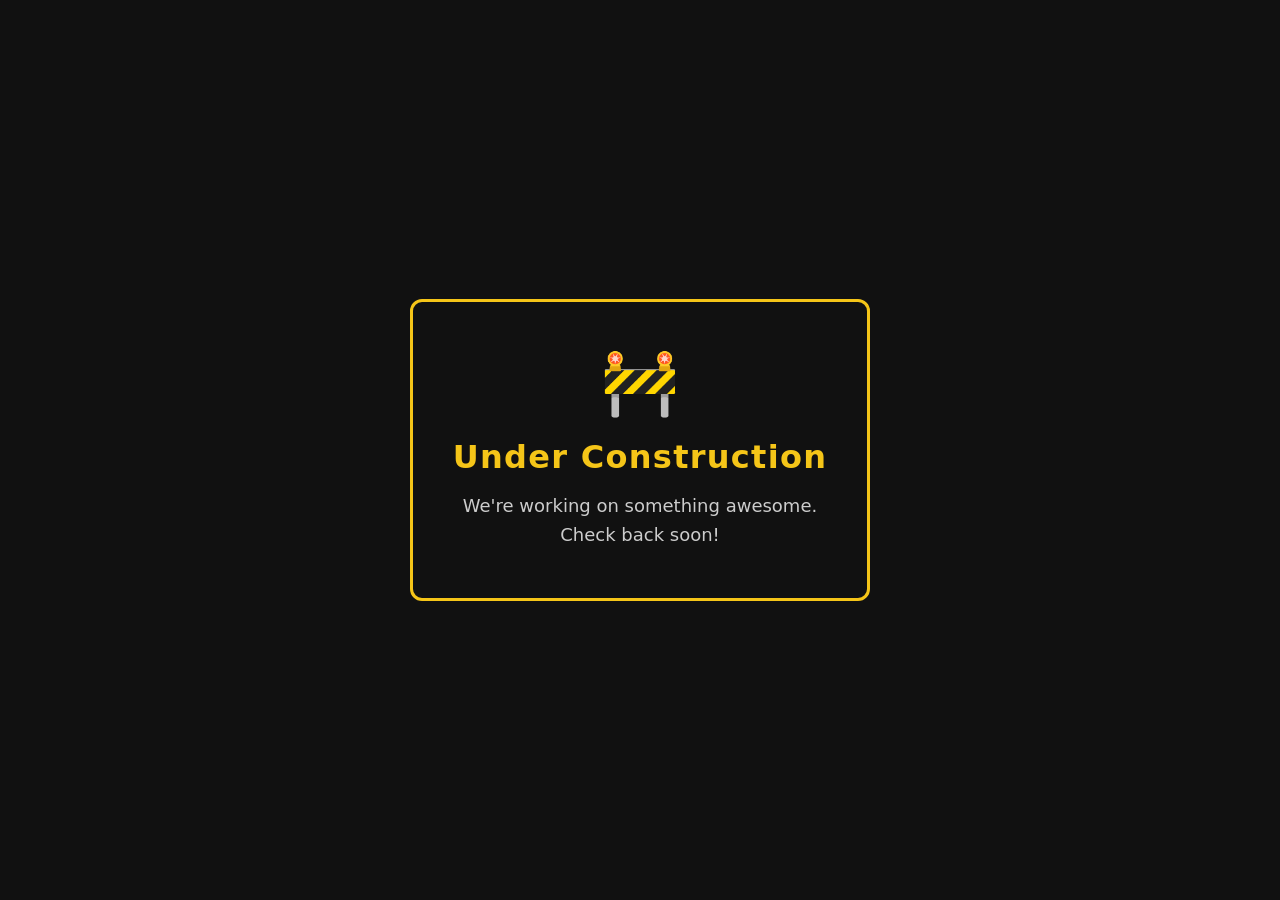
<file: index.html>
<!doctype html>
<html lang="en">
  <head>
    <meta charset="UTF-8" />
    <meta name="viewport" content="width=device-width, initial-scale=1.0" />
    <title>Under Construction</title>
    <style>
      *,
      *::before,
      *::after {
        box-sizing: border-box;
        margin: 0;
        padding: 0;
      }

      body {
        background-color: #111;
        color: #fff;
        font-family: system-ui, sans-serif;
        min-height: 100dvh;
        display: flex;
        align-items: center;
        justify-content: center;
        padding: 1.5rem;
      }

      .construction-card {
        border: 3px solid #f5c518;
        border-radius: 12px;
        padding: 3rem 2.5rem;
        text-align: center;
        max-width: 480px;
        width: 100%;
      }

      .construction-card__icon {
        font-size: 4rem;
        line-height: 1;
        margin-bottom: 1.5rem;
      }

      .construction-card__heading {
        font-size: 2rem;
        font-weight: 700;
        color: #f5c518;
        letter-spacing: 0.04em;
        margin-bottom: 1rem;
      }

      .construction-card__text {
        font-size: 1.125rem;
        color: #ccc;
        line-height: 1.6;
      }
    </style>
  </head>
  <body>
    <main>
      <div class="construction-card">
        <div class="construction-card__icon" aria-hidden="true">🚧</div>
        <h1 class="construction-card__heading">Under Construction</h1>
        <p class="construction-card__text">
          We're working on something awesome.<br />Check back soon!
        </p>
      </div>
    </main>
  </body>
</html>
</file>
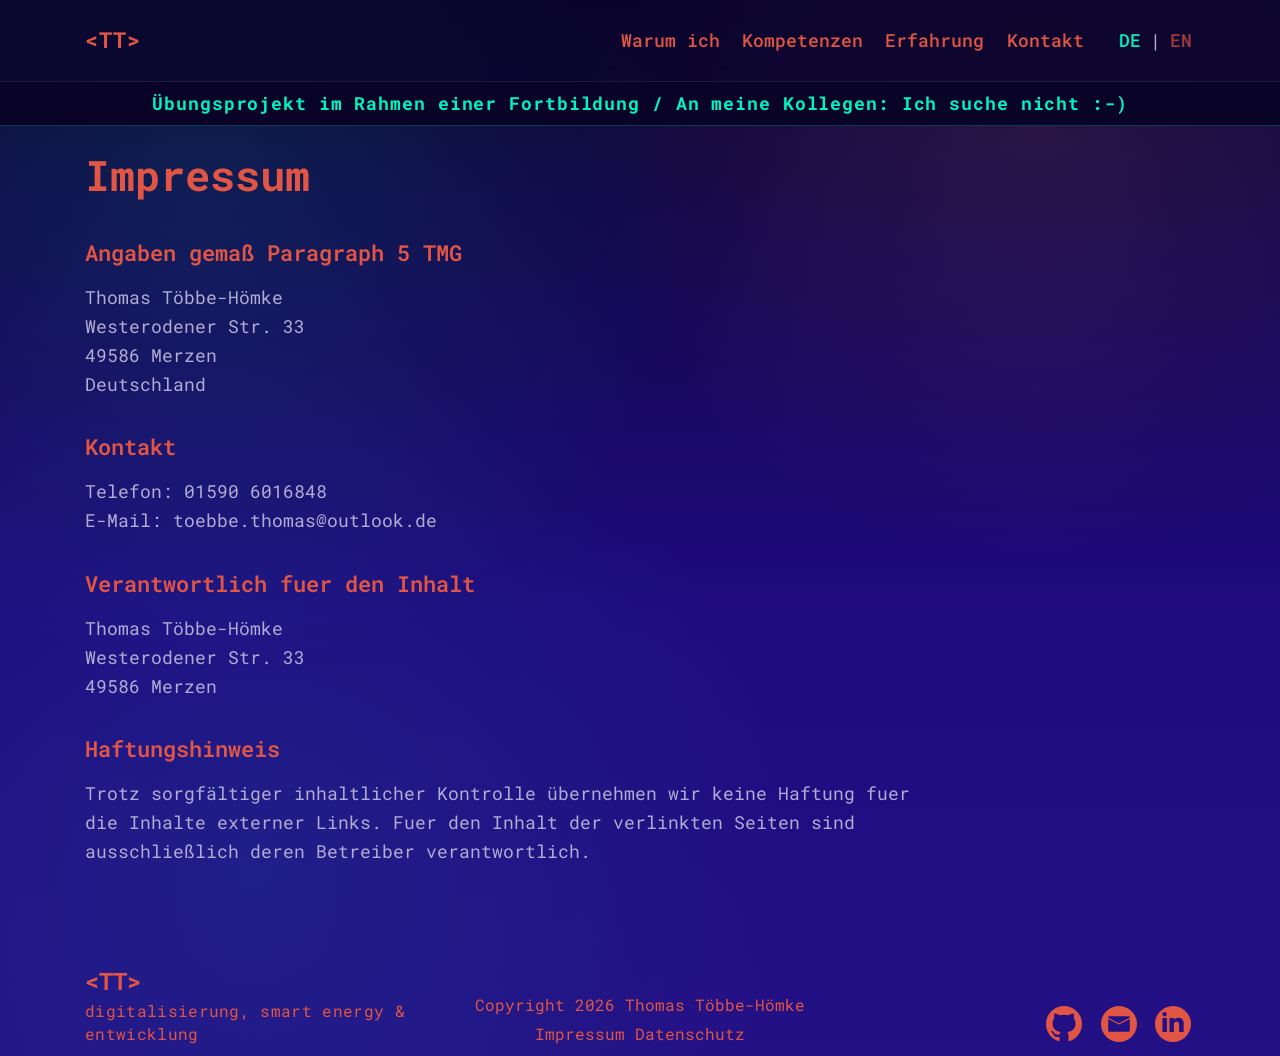
<file: legal-notice.html>
<!DOCTYPE html>
<html lang="de">
  <head>
    <meta charset="UTF-8" />
    <meta name="viewport" content="width=device-width, initial-scale=1.0" />
    <meta
      name="description"
      content="Impressum - Thomas Többe-Hömke Frontend Developer Portfolio"
    />
    <title>Impressum - Thomas Többe-Hömke</title>
    <link rel="icon" type="image/svg+xml" href="assets/img/icons/favicon-tt.svg" />
    <link rel="preconnect" href="https://fonts.googleapis.com" />
    <link rel="preconnect" href="https://fonts.gstatic.com" crossorigin />
    <link
      href="https://fonts.googleapis.com/css2?family=Roboto+Mono:wght@300;400;500;600;700&display=swap"
      rel="stylesheet"
    />
    <link rel="stylesheet" href="styles/main.css" />
  </head>

  <body>
    <header class="site-header" id="top">
      <div class="container header-inner">
        <a href="index.html#top" class="logo" aria-label="Home">
          <span class="logo-mark">&lt;TT&gt;</span>
        </a>

        <button
          class="menu-toggle"
          id="menu-toggle"
          type="button"
          aria-label="Open menu"
          aria-expanded="false"
          aria-controls="mobile-nav-panel"
        >
          <span aria-hidden="true"></span>
          <span aria-hidden="true"></span>
          <span aria-hidden="true"></span>
        </button>

        <div class="header-panel" id="mobile-nav-panel">
          <nav class="main-nav" aria-label="Main navigation">
            <a href="index.html#why-me" data-translation="nav.why">Why me</a>
            <a href="index.html#skills" data-translation="nav.skills">Kompetenzen</a>
            <a href="index.html#projects" data-translation="nav.projects">Erfahrung</a>
            <a href="index.html#contact" data-translation="nav.contact">Kontakt</a>
          </nav>

          <div class="lang-switch" aria-label="Language switch">
            <button type="button" class="lang-btn" data-lang="de" aria-pressed="false">DE</button>
            <span class="lang-divider" aria-hidden="true">|</span>
            <button type="button" class="lang-btn" data-lang="en" aria-pressed="false">EN</button>
          </div>
        </div>
      </div>
    </header>

    <div class="project-marquee" aria-label="Project notice">
      <div class="project-marquee-track" aria-hidden="true">
        <span class="project-marquee-text" data-translation="marquee.text">
          Übungsprojekt im Rahmen einer Fortbildung / An meine Kollegen: Ich suche nicht :-)
        </span>
        <span class="project-marquee-text" data-translation="marquee.text">
          Übungsprojekt im Rahmen einer Fortbildung / An meine Kollegen: Ich suche nicht :-)
        </span>
      </div>
    </div>

    <div class="mobile-nav-backdrop" id="mobile-nav-backdrop" hidden></div>

    <main>
      <section class="legal-content">
        <div class="container">
          <h1 class="legal-title" data-translation="legal.imprint.title">Impressum</h1>

          <div class="legal-section">
            <h2 data-translation="legal.imprint.tmg">Angaben gemaß Paragraph 5 TMG</h2>
            <p>
              Thomas Többe-Hömke<br />
              Westerodener Str. 33<br />
              49586 Merzen<br />
              Deutschland
            </p>

            <h2 data-translation="legal.imprint.contact">Kontakt</h2>
            <p>
              Telefon: 01590 6016848<br />
              E-Mail: toebbe.thomas@outlook.de
            </p>

            <h2 data-translation="legal.imprint.responsible">Verantwortlich fuer den Inhalt</h2>
            <p>
              Thomas Többe-Hömke<br />
              Westerodener Str. 33<br />
              49586 Merzen
            </p>

            <h2 data-translation="legal.imprint.liability">Haftungshinweis</h2>
            <p data-translation="legal.imprint.liabilityText">
              Trotz sorgfältiger inhaltlicher Kontrolle übernehmen wir keine Haftung fuer die
              Inhalte externer Links. Fuer den Inhalt der verlinkten Seiten sind ausschließlich
              deren Betreiber verantwortlich.
            </p>
          </div>
        </div>
      </section>
    </main>

    <footer class="site-footer">
      <div class="container">
        <div class="footer-content">
          <div class="footer-branding">
            <div class="footer-logo">&lt;TT&gt;</div>
            <span class="footer-tagline" data-translation="footer.tagline">
              Digitalization, Smart Energy & Development
            </span>
          </div>

          <div class="footer-legal">
            <p id="footer-copy" data-translation="footer.copy">
              Copyright {{year}} Thomas Többe-Hömke
            </p>
            <div class="footer-links">
              <a href="legal-notice.html" data-translation="footer.legal">Legal notice</a>
              <span class="footer-separator">|</span>
              <a href="privacy-policy.html" data-translation="footer.privacy">Privacy policy</a>
            </div>
          </div>

          <div class="footer-social">
            <a href="https://github.com/ttoebbe" target="_blank" rel="noopener"
               aria-label="GitHub" class="social-link">
              <img src="assets/img/icons/sectionFooter/gitHub.svg" alt="GitHub" width="36" height="36" />
            </a>
            <a href="mailto:toebbe.thomas@outlook.de" aria-label="Mail" class="social-link">
              <img src="assets/img/icons/sectionFooter/mail.svg" alt="Mail" width="36" height="36" />
            </a>
            <a href="https://www.linkedin.com/in/thomas-t%C3%B6bbe-a14317202" target="_blank"
               rel="noopener" aria-label="LinkedIn" class="social-link">
              <img src="assets/img/icons/sectionFooter/linkedIn.svg" alt="LinkedIn" width="36" height="36" />
            </a>
          </div>
        </div>
      </div>
    </footer>


    <script src="scripts/config.js" defer></script>
    <script src="scripts/translations.js" defer></script>
    <script type="module" src="scripts/main.js"></script>
  </body>
</html>
</file>
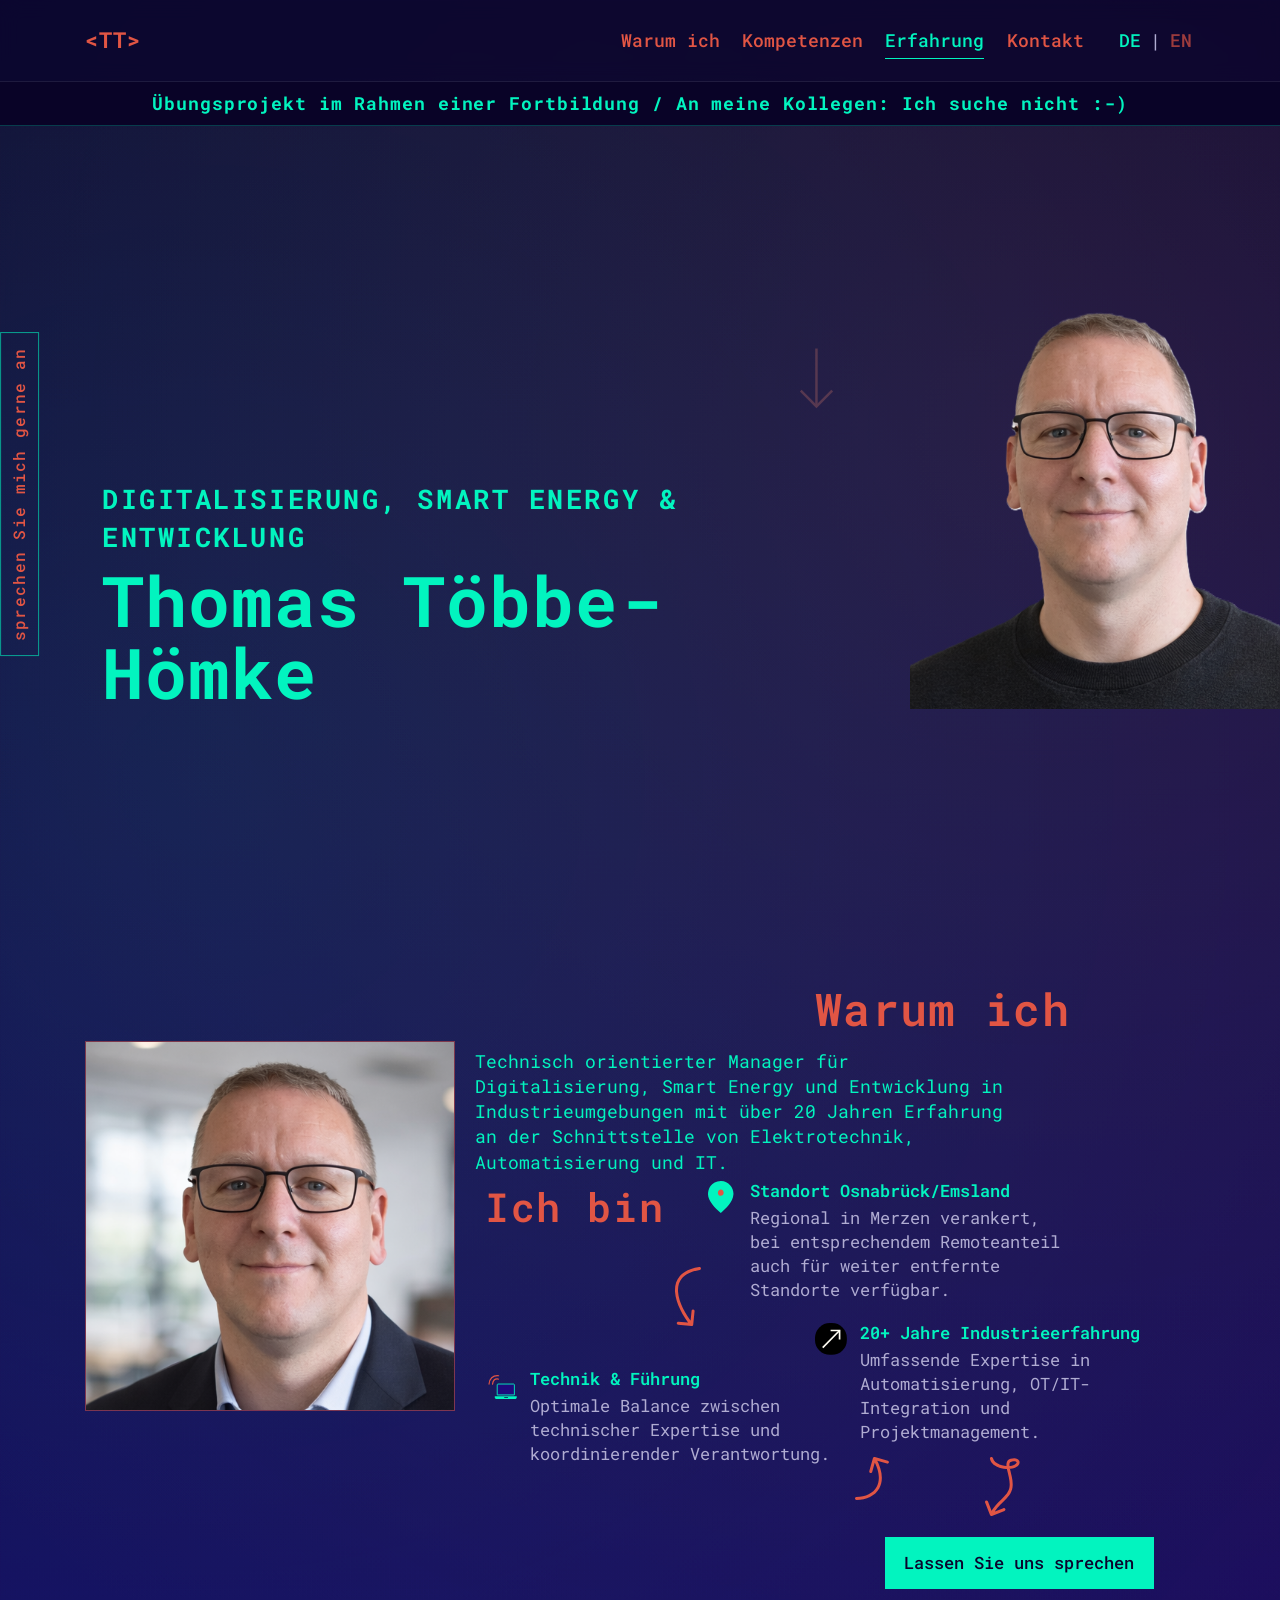
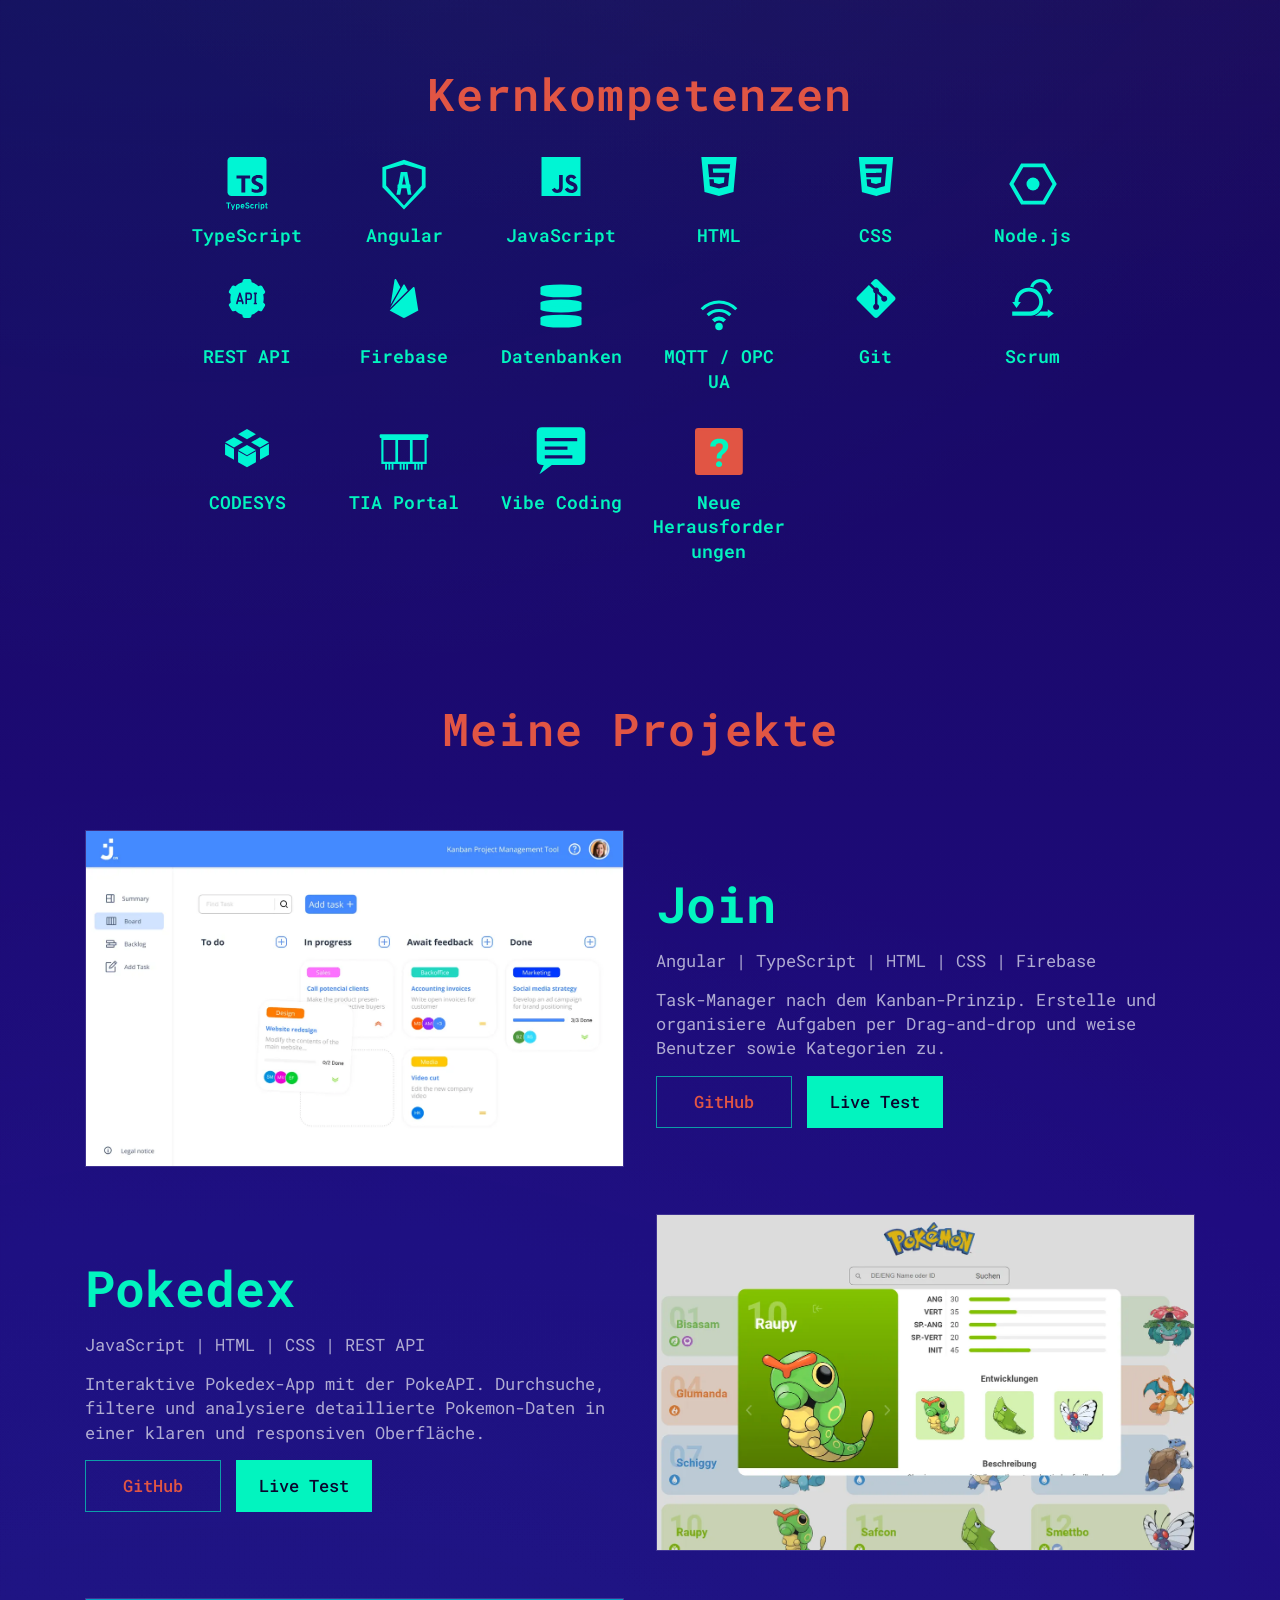
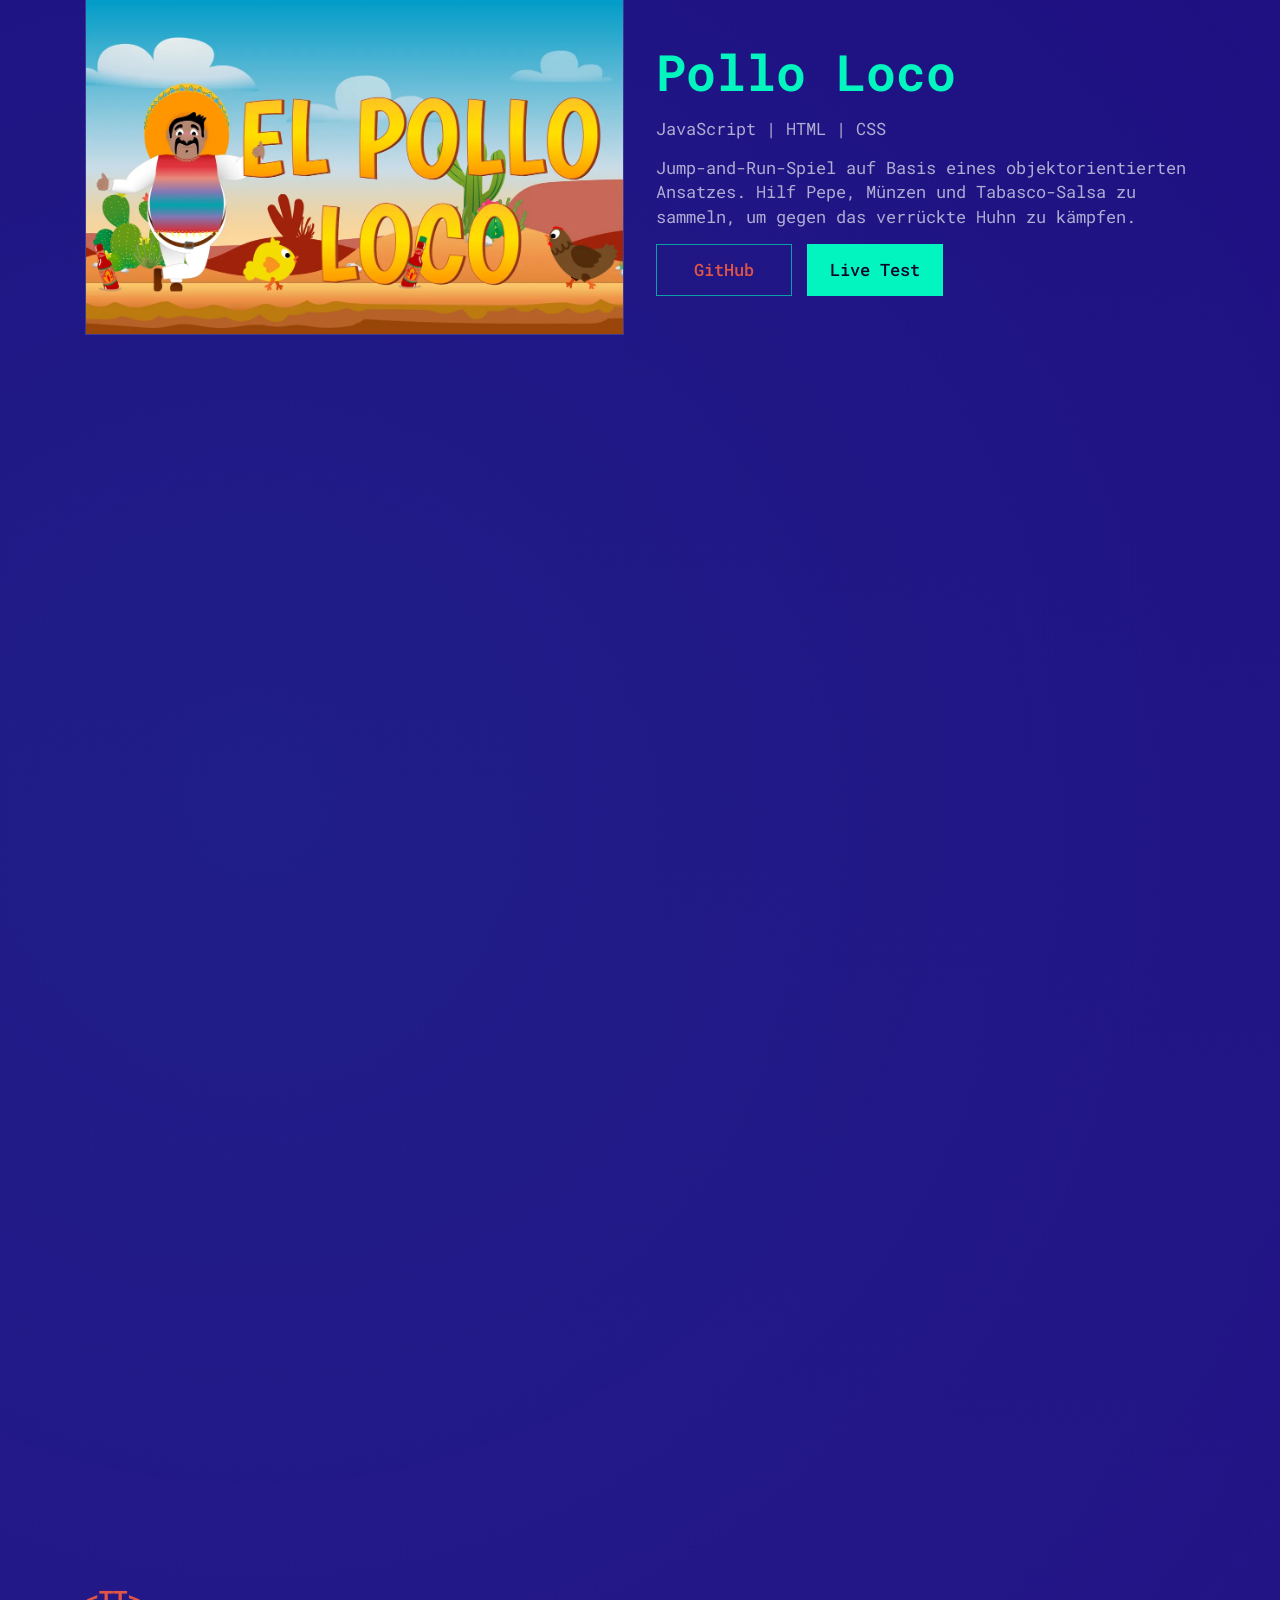
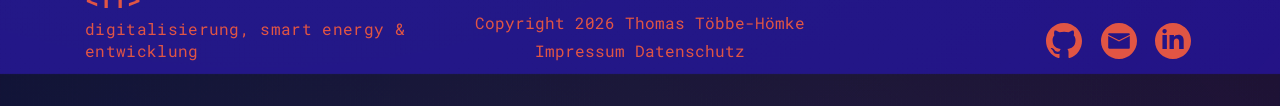
<file: portfolio.html>
﻿<!doctype html>
<html lang="de">
  <head>
    <meta charset="UTF-8" />
    <meta name="viewport" content="width=device-width, initial-scale=1.0" />
    <title>Thomas Többe-Hömke | Digitalisierung, Smart Energy & Entwicklung</title>
    <meta
      name="description"
      content="Portfolio von Thomas Többe-Hömke, Experte für Digitalisierung und Smart Production."
    />
    <link rel="icon" type="image/svg+xml" href="assets/img/icons/favicon-tt.svg" />
    <link rel="preconnect" href="https://fonts.googleapis.com" />
    <link rel="preconnect" href="https://fonts.gstatic.com" crossorigin />
    <link
      href="https://fonts.googleapis.com/css2?family=Roboto+Mono:wght@300;400;500;600;700&display=swap"
      rel="stylesheet"
    />
    <link rel="stylesheet" href="styles/main.css" />
    <script src="scripts/config.js" defer></script>
    <script src="scripts/translations.js" defer></script>
    <script type="module" src="scripts/main.js"></script>
  </head>
  <body>
    <a class="skip-link" href="#main-content">Skip to content</a>

    <header class="site-header" id="top">
      <div class="container header-inner">
        <a href="#top" class="logo" aria-label="Home">
          <span class="logo-mark">&lt;TT&gt;</span>
        </a>

        <button
          class="menu-toggle"
          id="menu-toggle"
          type="button"
          aria-label="Open menu"
          aria-expanded="false"
          aria-controls="mobile-nav-panel"
        >
          <span aria-hidden="true"></span>
          <span aria-hidden="true"></span>
          <span aria-hidden="true"></span>
        </button>

        <div class="header-panel" id="mobile-nav-panel">
          <nav class="main-nav" aria-label="Main navigation">
            <a href="#why-me" data-translation="nav.why">Why me</a>
            <a href="#skills" data-translation="nav.skills">Kompetenzen</a>
            <a href="#projects" data-translation="nav.projects">Erfahrung</a>
            <a href="#contact" data-translation="nav.contact">Kontakt</a>
          </nav>

          <div class="lang-switch" aria-label="Language switch">
            <button type="button" class="lang-btn" data-lang="de" aria-pressed="false">DE</button>
            <span class="lang-divider" aria-hidden="true">|</span>
            <button type="button" class="lang-btn" data-lang="en" aria-pressed="false">EN</button>
          </div>
        </div>
      </div>
    </header>

    <div
      class="project-marquee"
      aria-label="Project notice"
      data-translation="marquee.label"
      data-translation-attr="aria-label"
    >
      <div class="project-marquee-track" aria-hidden="true">
        <span class="project-marquee-text" data-translation="marquee.text">
          Übungsprojekt im Rahmen einer Fortbildung / An meine Kollegen: Ich suche nicht :-)
        </span>
        <span class="project-marquee-text" data-translation="marquee.text">
          Übungsprojekt im Rahmen einer Fortbildung / An meine Kollegen: Ich suche nicht :-)
        </span>
      </div>
    </div>

    <div class="mobile-nav-backdrop" id="mobile-nav-backdrop" hidden></div>

    <main id="main-content">
      <section class="section hero reveal">
        <div class="container hero-grid">
          <a class="contact-rail" href="#contact" data-translation="hero.available">Open to work</a>

          <div class="hero-copy">
            <p class="kicker" data-translation="hero.role">Frontend Developer</p>
            <h1 data-translation="hero.name">Thomas Toebbe-Hömke</h1>
          </div>

          <div class="hero-scroll">
            <a href="#why-me" aria-label="Scroll to next section">
              <img
                class="scroll-icon"
                src="assets/img/icons/scroll-down.svg"
                alt=""
                aria-hidden="true"
              />
            </a>
            <!-- <p class="scroll-hint" data-translation="hero.scrollHint">Scroll to discover</p> -->
          </div>

          <div class="hero-image-frame">
            <img
              src="assets/img/TT/portfolio_Thomas7.png"
              alt="Portrait of Thomas Toebbe-Hoemke"
              data-translation="hero.imageAlt"
              data-translation-attr="alt"
            />
          </div>
        </div>
      </section>

      <section class="section why-me reveal" id="why-me">
        <div class="container why-layout">
          <div class="why-image-frame why-image-pos">
            <img
              src="assets/img/TT/portfolio_Thomas3.png"
              alt="Thomas outdoors"
              data-translation="why.imageAlt"
              data-translation-attr="alt"
            />
          </div>

          <div class="why-content">
            <h2 class="why-title" data-translation="why.title">Why me</h2>
            <p class="why-lead" data-translation="why.lead">
              I turn user requirements into clean, maintainable interfaces and collaborate
              effectively in agile teams.
            </p>
            <p class="why-i-am" data-translation="why.iAm">I am</p>

            <ul class="why-list">
              <li class="why-item why-item-1">
                <img
                  class="why-icon"
                  src="assets/img/icons/sectionWhyMe/position.svg"
                  alt=""
                  aria-hidden="true"
                />
                <div class="why-item-copy">
                  <h3 data-translation="why.item1.title">Located in Hamburg</h3>
                  <p data-translation="why.item1.body">
                    Based in Germany and available for local or remote collaboration.
                  </p>
                </div>
              </li>
              <li class="why-item why-item-2">
                <img
                  class="why-icon"
                  src="assets/img/icons/sectionWhyMe/pcRemote.svg"
                  alt=""
                  aria-hidden="true"
                />
                <div class="why-item-copy">
                  <h3 data-translation="why.item2.title">Remote-friendly</h3>
                  <p data-translation="why.item2.body">
                    Comfortable with async workflows, reviews, and distributed teamwork.
                  </p>
                </div>
              </li>
              <li class="why-item why-item-3">
                <img
                  class="why-icon"
                  src="assets/img/icons/sectionWhyMe/projekt-arrow.svg"
                  alt=""
                  aria-hidden="true"
                />
                <div class="why-item-copy">
                  <h3 data-translation="why.item3.title">Open to relocation</h3>
                  <p data-translation="why.item3.body">
                    Willing to move for a strong team and impactful product mission.
                  </p>
                </div>
              </li>
            </ul>

            <a href="#contact" class="btn btn-primary why-cta" data-translation="cta.talk"
              >Let's talk</a
            >
          </div>

          <img
            class="why-arrow why-arrow-1"
            src="assets/img/icons/sectionWhyMe/arrowDown.svg"
            alt=""
            aria-hidden="true"
          />
          <img
            class="why-arrow why-arrow-2"
            src="assets/img/icons/sectionWhyMe/arrowUp.svg"
            alt=""
            aria-hidden="true"
          />
          <img
            class="why-arrow why-arrow-3"
            src="assets/img/icons/sectionWhyMe/ArrowCircleDown.svg"
            alt=""
            aria-hidden="true"
          />
        </div>
      </section>

      <section class="section skills reveal" id="skills">
        <div class="container">
          <h2 data-translation="skills.title">My Skills</h2>

          <div class="skills-grid">
            <article class="skill-card">
              <img
                class="skill-icon"
                src="assets/img/icons/sectionMySkills/typescript.svg"
                alt=""
                aria-hidden="true"
              />
              <h3 data-translation="skills.typescript">TypeScript</h3>
            </article>
            <article class="skill-card">
              <img
                class="skill-icon"
                src="assets/img/icons/sectionMySkills/angular.svg"
                alt=""
                aria-hidden="true"
              />
              <h3 data-translation="skills.angular">Angular</h3>
            </article>
            <article class="skill-card">
              <img
                class="skill-icon"
                src="assets/img/icons/sectionMySkills/javascript.svg"
                alt=""
                aria-hidden="true"
              />
              <h3 data-translation="skills.javascript">JavaScript</h3>
            </article>
            <article class="skill-card">
              <img
                class="skill-icon"
                src="assets/img/icons/sectionMySkills/html.svg"
                alt=""
                aria-hidden="true"
              />
              <h3 data-translation="skills.html">HTML</h3>
            </article>
            <article class="skill-card">
              <img
                class="skill-icon"
                src="assets/img/icons/sectionMySkills/css.svg"
                alt=""
                aria-hidden="true"
              />
              <h3 data-translation="skills.css">CSS</h3>
            </article>
            <article class="skill-card">
              <img
                class="skill-icon"
                src="assets/img/icons/sectionMySkills/nodejs.svg"
                alt=""
                aria-hidden="true"
              />
              <h3 data-translation="skills.nodejs">Node.js</h3>
            </article>
            <article class="skill-card">
              <img
                class="skill-icon"
                src="assets/img/icons/sectionMySkills/rest-api.svg"
                alt=""
                aria-hidden="true"
              />
              <h3 data-translation="skills.restApi">REST API</h3>
            </article>
            <article class="skill-card">
              <img
                class="skill-icon"
                src="assets/img/icons/sectionMySkills/firebase.svg"
                alt=""
                aria-hidden="true"
              />
              <h3 data-translation="skills.firebase">Firebase</h3>
            </article>
            <article class="skill-card">
              <img
                class="skill-icon"
                src="assets/img/icons/sectionMySkills/database.svg"
                alt=""
                aria-hidden="true"
              />
              <h3 data-translation="skills.database">Databases</h3>
            </article>
            <article class="skill-card">
              <img
                class="skill-icon"
                src="assets/img/icons/sectionMySkills/mqtt.svg"
                alt=""
                aria-hidden="true"
              />
              <h3 data-translation="skills.mqtt">MQTT / OPC UA</h3>
            </article>
            <article class="skill-card">
              <img
                class="skill-icon"
                src="assets/img/icons/sectionMySkills/git.svg"
                alt=""
                aria-hidden="true"
              />
              <h3 data-translation="skills.git">Git</h3>
            </article>
            <article class="skill-card">
              <img
                class="skill-icon"
                src="assets/img/icons/sectionMySkills/scrum.svg"
                alt=""
                aria-hidden="true"
              />
              <h3 data-translation="skills.scrum">Scrum</h3>
            </article>
            <article class="skill-card">
              <img
                class="skill-icon"
                src="assets/img/icons/sectionMySkills/codesys.svg"
                alt=""
                aria-hidden="true"
              />
              <h3 data-translation="skills.codesys">CODESYS</h3>
            </article>
            <article class="skill-card">
              <img
                class="skill-icon"
                src="assets/img/icons/sectionMySkills/tia-portal.svg"
                alt=""
                aria-hidden="true"
              />
              <h3 data-translation="skills.tiaPortal">TIA Portal</h3>
            </article>

            <article class="skill-card">
              <img
                class="skill-icon"
                src="assets/img/icons/sectionMySkills/vibe-coding.svg"
                alt=""
                aria-hidden="true"
              />
              <h3 data-translation="skills.vibeCoding">Vibe Coding</h3>
            </article>

            <article class="skill-card">
              <img
                class="skill-icon"
                src="assets/img/icons/sectionMySkills/question.svg"
                alt=""
                aria-hidden="true"
              />
              <h3 class="challenge-text" data-translation="skills.challenge">Challenge me</h3>
            </article>
          </div>

          <!-- Mobile Skills CTA -->
          <div class="mobile-skills-cta">
            <img 
              class="mobile-arrow"
              src="assets/img/icons/sectionWhyMe/arrowDown.svg"
              alt=""
              aria-hidden="true"
            />
            <p class="mobile-skills-text" data-translation="skills.mobile.text">
              I am always happy to learn new technologies, just tell me what you need.
            </p>
            <a href="#contact" class="btn btn-primary" data-translation="cta.talk">
              Let's talk
            </a>
          </div>
        </div>
      </section>

      <section class="section projects reveal" id="projects">
        <div class="container">
          <h2 data-translation="projects.title">My Projects</h2>

          <article class="project-card">
            <div class="project-media">
              <img
                src="assets/img/icons/sectionMyProjects/join.webp"
                alt="Screenshot of Join project"
                data-translation="projects.join.imageAlt"
                data-translation-attr="alt"
              />
            </div>
            <div class="project-content">
              <h3>Join</h3>
              <p class="stack">Angular | TypeScript | HTML | CSS | Firebase</p>
              <p data-translation="projects.join.desc">
                Task manager inspired by the Kanban System. Create and organize tasks using drag and
                drop functions, assign users and categories.
              </p>
              <div class="project-actions">
                <a
                  class="btn btn-secondary"
                  href="https://github.com/ttoebbe/024_Join"
                  target="_blank"
                  rel="noreferrer"
                  data-translation="projects.github"
                  >GitHub</a
                >
                <a
                  class="btn btn-primary"
                  href="https://join.thomas-toebbe.de"
                  target="_blank"
                  rel="noreferrer"
                  data-translation="projects.live"
                  >Live Test</a
                >
              </div>
            </div>
          </article>

          <article class="project-card reverse">
            <div class="project-media">
              <img
                src="assets/img/icons/sectionMyProjects/pokedex.webp"
                alt="Screenshot of Pokedex project"
                data-translation="projects.pokedex.imageAlt"
                data-translation-attr="alt"
              />
            </div>
            <div class="project-content">
              <h3>Pokedex</h3>
              <p class="stack">JavaScript | HTML | CSS | REST API</p>
              <p data-translation="projects.pokedex.desc">
                Interactive Pokedex app using PokeAPI. Browse, search and inspect detailed Pokemon
                data with a clean and responsive interface.
              </p>
              <div class="project-actions">
                <a
                  class="btn btn-secondary"
                  href="https://github.com/ttoebbe/022_Pokedex"
                  target="_blank"
                  rel="noreferrer"
                  data-translation="projects.github"
                  >GitHub</a
                >
                <a
                  class="btn btn-primary"
                  href="https://pokedex.thomas-toebbe.de"
                  target="_blank"
                  rel="noreferrer"
                  data-translation="projects.live"
                  >Live Test</a
                >
              </div>
            </div>
          </article>

          <article class="project-card">
            <div class="project-media">
              <img
                src="assets/img/icons/sectionMyProjects/el-pollo-loco.webp"
                alt="Screenshot of Pollo Loco project"
                data-translation="projects.pollo.imageAlt"
                data-translation-attr="alt"
              />
            </div>
            <div class="project-content">
              <h3>Pollo Loco</h3>
              <p class="stack">JavaScript | HTML | CSS</p>
              <p data-translation="projects.pollo.desc">
                Jump, run and throw game based on object-oriented approach. Help Pepe to find coins
                and tabasco salsa to fight against the crazy hen.
              </p>
              <div class="project-actions">
                <a
                  class="btn btn-secondary"
                  href="https://github.com/ttoebbe/025_PolloLoco"
                  target="_blank"
                  rel="noreferrer"
                  data-translation="projects.github"
                  >GitHub</a
                >
                <a
                  class="btn btn-primary"
                  href="https://polloloco.thomas-toebbe.de"
                  target="_blank"
                  rel="noreferrer"
                  data-translation="projects.live"
                  >Live Test</a
                >
              </div>
            </div>
          </article>
        </div>
      </section>

      <section class="section testimonials reveal">
        <div class="container">
          <div class="testimonials-header">
            <h2 data-translation="testimonials.title">
              Need a teammate? Here is what my colleagues say.
            </h2>
          </div>

          <div class="testimonials-content">
            <div class="testimonials-arrow"></div>
            <div class="testimonial-grid">
            <article class="testimonial-card">
              <h3 data-translation="testimonials.one.name">Thomas Többe</h3>
              <p class="role" data-translation="testimonials.one.role">Project Partner</p>
              <p data-translation="testimonials.one.quote">
                "Thomas keeps calm under pressure and delivers clean frontend solutions with great
                structure."
              </p>
            </article>
            <article class="testimonial-card">
              <h3 data-translation="testimonials.two.name">Evelyn Marr</h3>
              <p class="role" data-translation="testimonials.two.role">Project Mentor</p>
              <p data-translation="testimonials.two.quote">
                "Very detail-oriented and collaborative. Communication was always clear and
                constructive."
              </p>
            </article>
            <article class="testimonial-card">
              <h3 data-translation="testimonials.three.name">Jens Krueger</h3>
              <p class="role" data-translation="testimonials.three.role">Scrum Master</p>
              <p data-translation="testimonials.three.quote">
                "A reliable team player who turns requirements into user-focused interface
                components."
              </p>
            </article>
            </div>
          </div>
        </div>
      </section>

      <section class="section contact reveal" id="contact">
        <div class="container contact-layout">
          <div class="contact-header">
            <h2 data-translation="contact.title">Contact me</h2>
            <img
              class="contact-header-arrow"
              src="assets/img/icons/sectionContactMe/arrow right.svg"
              alt=""
              aria-hidden="true"
            />
          </div>

          <div class="contact-meta">
            <p class="contact-lead" data-translation="contact.lead">
              Encourage people to contact you and describe what role you are interested in. Express
              interest in contributing to a new project.
            </p>

            <div class="contact-details">
              <p class="contact-detail">
                <img
                  class="contact-detail-icon"
                  src="assets/img/icons/sectionContactMe/%F0%9F%A6%86%20icon%20_email_.svg"
                  alt=""
                  aria-hidden="true"
                />
                <strong data-translation="contact.emailLabel">E-mail:</strong>
                <a id="contact-email" href="mailto:toebbe.thomas@outlook.de"
                  >toebbe.thomas@outlook.de</a
                >
              </p>
              <p class="contact-detail">
                <img
                  class="contact-detail-icon"
                  src="assets/img/icons/sectionContactMe/%F0%9F%A6%86%20icon%20_phone_.svg"
                  alt=""
                  aria-hidden="true"
                />
                <strong data-translation="contact.phoneLabel">Tel:</strong>
                <a id="contact-phone" href="tel:+491590601684">+49 1590 6016848</a>
              </p>
            </div>
          </div>

          <form id="contact-form" class="contact-form-layout" novalidate>
            <input
              id="website"
              name="website"
              type="text"
              tabindex="-1"
              autocomplete="off"
              aria-hidden="true"
              style="position:absolute;left:-9999px;opacity:0;pointer-events:none;"
            />

            <div class="contact-form-left">
              <label for="name" class="sr-only" data-translation="form.name.label">Your name</label>
              <input
                id="name"
                name="name"
                type="text"
                autocomplete="name"
                required
                data-translation="form.name.placeholder"
                data-translation-attr="placeholder"
                placeholder="Your name"
              />

              <label for="email" class="sr-only" data-translation="form.email.label"
                >Your email</label
              >
              <input
                id="email"
                name="email"
                type="email"
                autocomplete="email"
                required
                data-translation="form.email.placeholder"
                data-translation-attr="placeholder"
                placeholder="Your email"
              />
            </div>

            <div class="contact-form-right">
              <label for="message" class="sr-only" data-translation="form.message.label"
                >Your message</label
              >
              <textarea
                id="message"
                name="message"
                rows="6"
                required
                data-translation="form.message.placeholder"
                data-translation-attr="placeholder"
                placeholder="Your message"
              ></textarea>
            </div>

            <div class="consent-group">
              <input
                id="privacy-accepted"
                name="privacy-accepted"
                class="consent-checkbox"
                type="checkbox"
                required
              />
              <label class="consent-text" for="privacy-accepted">
                <span data-translation="form.privacy.prefix">I've read the </span>
                <a href="privacy-policy.html" data-translation="form.privacy.link"
                  >privacy policy</a
                >
                <span data-translation="form.privacy.suffix"
                  > and agree to the processing of my data as outlined.</span
                >
              </label>
            </div>

            <div id="form-status" class="form-status" role="status" aria-live="polite"></div>

            <div class="contact-actions">
              <button type="submit" class="btn btn-contact" id="submit-btn" data-translation="form.submit">
                Send
              </button>
            </div>
          </form>

          <a
            class="contact-up-arrow"
            href="#top"
            aria-label="Back to top"
            data-translation="contact.backToTop"
            data-translation-attr="aria-label"
          >
            <img src="assets/img/icons/sectionContactMe/arrow up.svg" alt="" aria-hidden="true" />
          </a>
        </div>
      </section>
    </main>

    <footer class="site-footer">
      <div class="container">
        <div class="footer-content">
          <div class="footer-branding">
            <div class="footer-logo">&lt;TT&gt;</div>
            <span class="footer-tagline" data-translation="footer.tagline"
              >Digitalization, Smart Energy & Development</span
            >
          </div>

          <div class="footer-legal">
            <p id="footer-copy" data-translation="footer.copy">
              Copyright {{year}} Thomas Többe-Hömke
            </p>
            <div class="footer-links">
              <a href="legal-notice.html" data-translation="footer.legal">Legal notice</a>
              <span class="footer-separator">|</span>
              <a href="privacy-policy.html" data-translation="footer.privacy">Privacy policy</a>
            </div>
          </div>

          <div class="footer-social">
            <a
              href="https://github.com/ttoebbe"
              target="_blank"
              rel="noopener"
              aria-label="GitHub"
              class="social-link"
            >
              <img src="assets/img/icons/sectionFooter/gitHub.svg" alt="GitHub" width="36" height="36" />
            </a>
            <a href="mailto:toebbe.thomas@outlook.de" aria-label="Mail" class="social-link">
              <img src="assets/img/icons/sectionFooter/mail.svg" alt="Mail" width="36" height="36" />
            </a>
            <a
              href="https://www.linkedin.com/in/thomas-t%C3%B6bbe-a14317202"
              target="_blank"
              rel="noopener"
              aria-label="LinkedIn"
              class="social-link"
            >
              <img
                src="assets/img/icons/sectionFooter/linkedIn.svg"
                alt="LinkedIn"
                width="36"
                height="36"
              />
            </a>
          </div>
        </div>
      </div>
    </footer>
  </body>
</html>
</file>
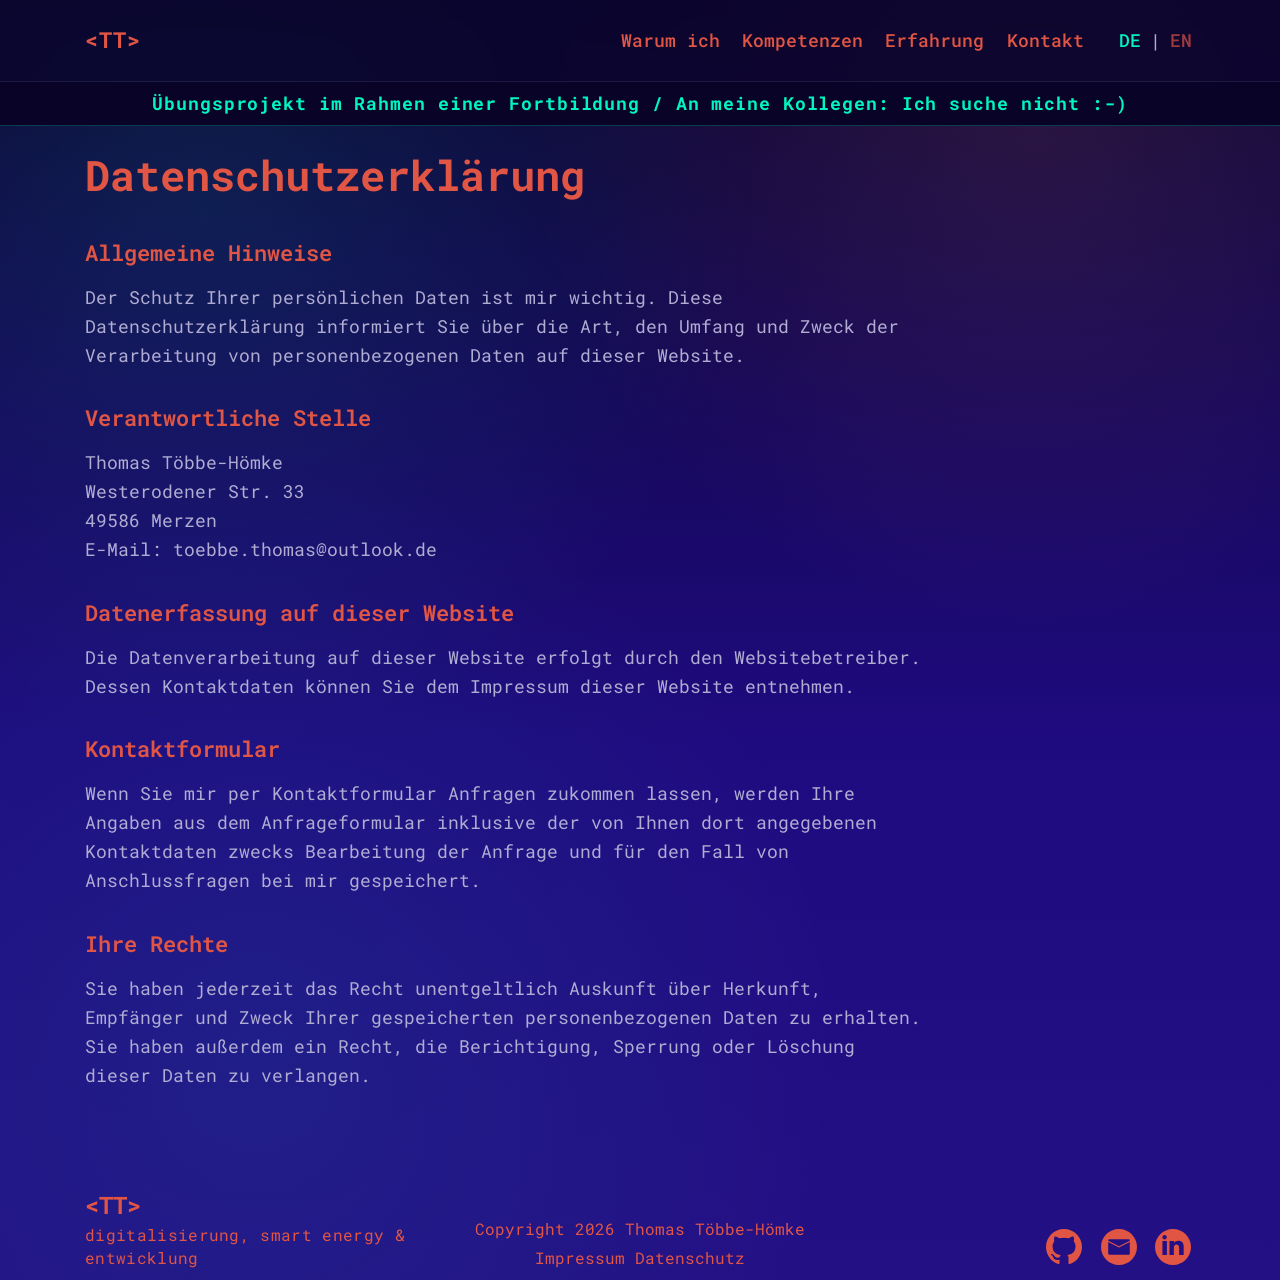
<file: privacy-policy.html>
<!DOCTYPE html>
<html lang="de">
  <head>
    <meta charset="UTF-8" />
    <meta name="viewport" content="width=device-width, initial-scale=1.0" />
    <meta
      name="description"
      content="Datenschutzerklärung - Thomas Többe-Hömke Frontend Developer Portfolio"
    />
    <title>Datenschutzerklärung - Thomas Többe-Hömke</title>
    <link rel="icon" type="image/svg+xml" href="assets/img/icons/favicon-tt.svg" />
    <link rel="preconnect" href="https://fonts.googleapis.com" />
    <link rel="preconnect" href="https://fonts.gstatic.com" crossorigin />
    <link
      href="https://fonts.googleapis.com/css2?family=Roboto+Mono:wght@300;400;500;600;700&display=swap"
      rel="stylesheet"
    />
    <link rel="stylesheet" href="styles/main.css" />
  </head>

  <body>
    <header class="site-header" id="top">
      <div class="container header-inner">
        <a href="index.html#top" class="logo" aria-label="Home">
          <span class="logo-mark">&lt;TT&gt;</span>
        </a>

        <button
          class="menu-toggle"
          id="menu-toggle"
          type="button"
          aria-label="Open menu"
          aria-expanded="false"
          aria-controls="mobile-nav-panel"
        >
          <span aria-hidden="true"></span>
          <span aria-hidden="true"></span>
          <span aria-hidden="true"></span>
        </button>

        <div class="header-panel" id="mobile-nav-panel">
          <nav class="main-nav" aria-label="Main navigation">
            <a href="index.html#why-me" data-translation="nav.why">Why me</a>
            <a href="index.html#skills" data-translation="nav.skills">Kompetenzen</a>
            <a href="index.html#projects" data-translation="nav.projects">Erfahrung</a>
            <a href="index.html#contact" data-translation="nav.contact">Kontakt</a>
          </nav>

          <div class="lang-switch" aria-label="Language switch">
            <button type="button" class="lang-btn" data-lang="de" aria-pressed="false">DE</button>
            <span class="lang-divider" aria-hidden="true">|</span>
            <button type="button" class="lang-btn" data-lang="en" aria-pressed="false">EN</button>
          </div>
        </div>
      </div>
    </header>

    <div class="project-marquee" aria-label="Project notice">
      <div class="project-marquee-track" aria-hidden="true">
        <span class="project-marquee-text" data-translation="marquee.text">
          Übungsprojekt im Rahmen einer Fortbildung / An meine Kollegen: Ich suche nicht :-)
        </span>
        <span class="project-marquee-text" data-translation="marquee.text">
          Übungsprojekt im Rahmen einer Fortbildung / An meine Kollegen: Ich suche nicht :-)
        </span>
      </div>
    </div>

    <div class="mobile-nav-backdrop" id="mobile-nav-backdrop" hidden></div>

    <main>
      <section class="legal-content">
        <div class="container">
          <h1 class="legal-title" data-translation="privacy.title">Datenschutzerklärung</h1>

          <div class="legal-section">
            <h2 data-translation="privacy.general.title">Allgemeine Hinweise</h2>
            <p data-translation="privacy.general.text">
              Der Schutz Ihrer persönlichen Daten ist mir wichtig. Diese Datenschutzerklärung
              informiert Sie über die Art, den Umfang und Zweck der Verarbeitung von
              personenbezogenen Daten auf dieser Website.
            </p>

            <h2 data-translation="privacy.responsible.title">Verantwortliche Stelle</h2>
            <p>
              Thomas Többe-Hömke<br />
              Westerodener Str. 33<br />
              49586 Merzen<br />
              E-Mail: toebbe.thomas@outlook.de
            </p>

            <h2 data-translation="privacy.datacollection.title">
              Datenerfassung auf dieser Website
            </h2>
            <p data-translation="privacy.datacollection.text">
              Die Datenverarbeitung auf dieser Website erfolgt durch den Websitebetreiber. Dessen
              Kontaktdaten können Sie dem Impressum dieser Website entnehmen.
            </p>

            <h2 data-translation="privacy.contactform.title">Kontaktformular</h2>
            <p data-translation="privacy.contactform.text">
              Wenn Sie mir per Kontaktformular Anfragen zukommen lassen, werden Ihre Angaben aus dem
              Anfrageformular inklusive der von Ihnen dort angegebenen Kontaktdaten zwecks
              Bearbeitung der Anfrage und für den Fall von Anschlussfragen bei mir gespeichert.
            </p>

            <h2 data-translation="privacy.rights.title">Ihre Rechte</h2>
            <p data-translation="privacy.rights.text">
              Sie haben jederzeit das Recht unentgeltlich Auskunft über Herkunft, Empfänger und
              Zweck Ihrer gespeicherten personenbezogenen Daten zu erhalten. Sie haben außerdem ein
              Recht, die Berichtigung, Sperrung oder Löschung dieser Daten zu verlangen.
            </p>
          </div>
        </div>
      </section>
    </main>

    <footer class="site-footer">
      <div class="container">
        <div class="footer-content">
          <div class="footer-branding">
            <div class="footer-logo">&lt;TT&gt;</div>
            <span class="footer-tagline" data-translation="footer.tagline">
              Digitalization, Smart Energy & Development
            </span>
          </div>

          <div class="footer-legal">
            <p id="footer-copy" data-translation="footer.copy">
              Copyright {{year}} Thomas Többe-Hömke
            </p>
            <div class="footer-links">
              <a href="legal-notice.html" data-translation="footer.legal">Legal notice</a>
              <span class="footer-separator">|</span>
              <a href="privacy-policy.html" data-translation="footer.privacy">Privacy policy</a>
            </div>
          </div>

          <div class="footer-social">
            <a href="https://github.com/ttoebbe" target="_blank" rel="noopener"
               aria-label="GitHub" class="social-link">
              <img src="assets/img/icons/sectionFooter/gitHub.svg" alt="GitHub" width="36" height="36" />
            </a>
            <a href="mailto:toebbe.thomas@outlook.de" aria-label="Mail" class="social-link">
              <img src="assets/img/icons/sectionFooter/mail.svg" alt="Mail" width="36" height="36" />
            </a>
            <a href="https://www.linkedin.com/in/thomas-t%C3%B6bbe-a14317202" target="_blank"
               rel="noopener" aria-label="LinkedIn" class="social-link">
              <img src="assets/img/icons/sectionFooter/linkedIn.svg" alt="LinkedIn" width="36" height="36" />
            </a>
          </div>
        </div>
      </div>
    </footer>


    <script src="scripts/config.js" defer></script>
    <script src="scripts/translations.js" defer></script>
    <script type="module" src="scripts/main.js"></script>
  </body>
</html>
</file>
<file: styles/main.css>
/**
 * Main CSS Entry Point
 * Imports all modular CSS files with clear organization
 */

/**
 * Base Layer
 * Contains foundational styles, resets, and global variables
 */
@import "./base/variables.css";
@import "./base/reset.css";
@import "./base/typography.css";

/**
 * Components Layer 
 * Contains reusable UI components with specific functionality
 */
@import "./components/buttons.css";
@import "./components/forms.css";
@import "./components/navigation.css";
@import "./components/footer.css";

/**
 * Layout Layer
 * Contains structural layouts and grid systems
 */
@import "./layout/grid.css";
@import "./layout/header.css";
@import "./layout/sections.css";

/**
 * Pages Layer
 * Contains page-specific styles and responsive behavior
 */
@import "./pages/home.css";
</file>
